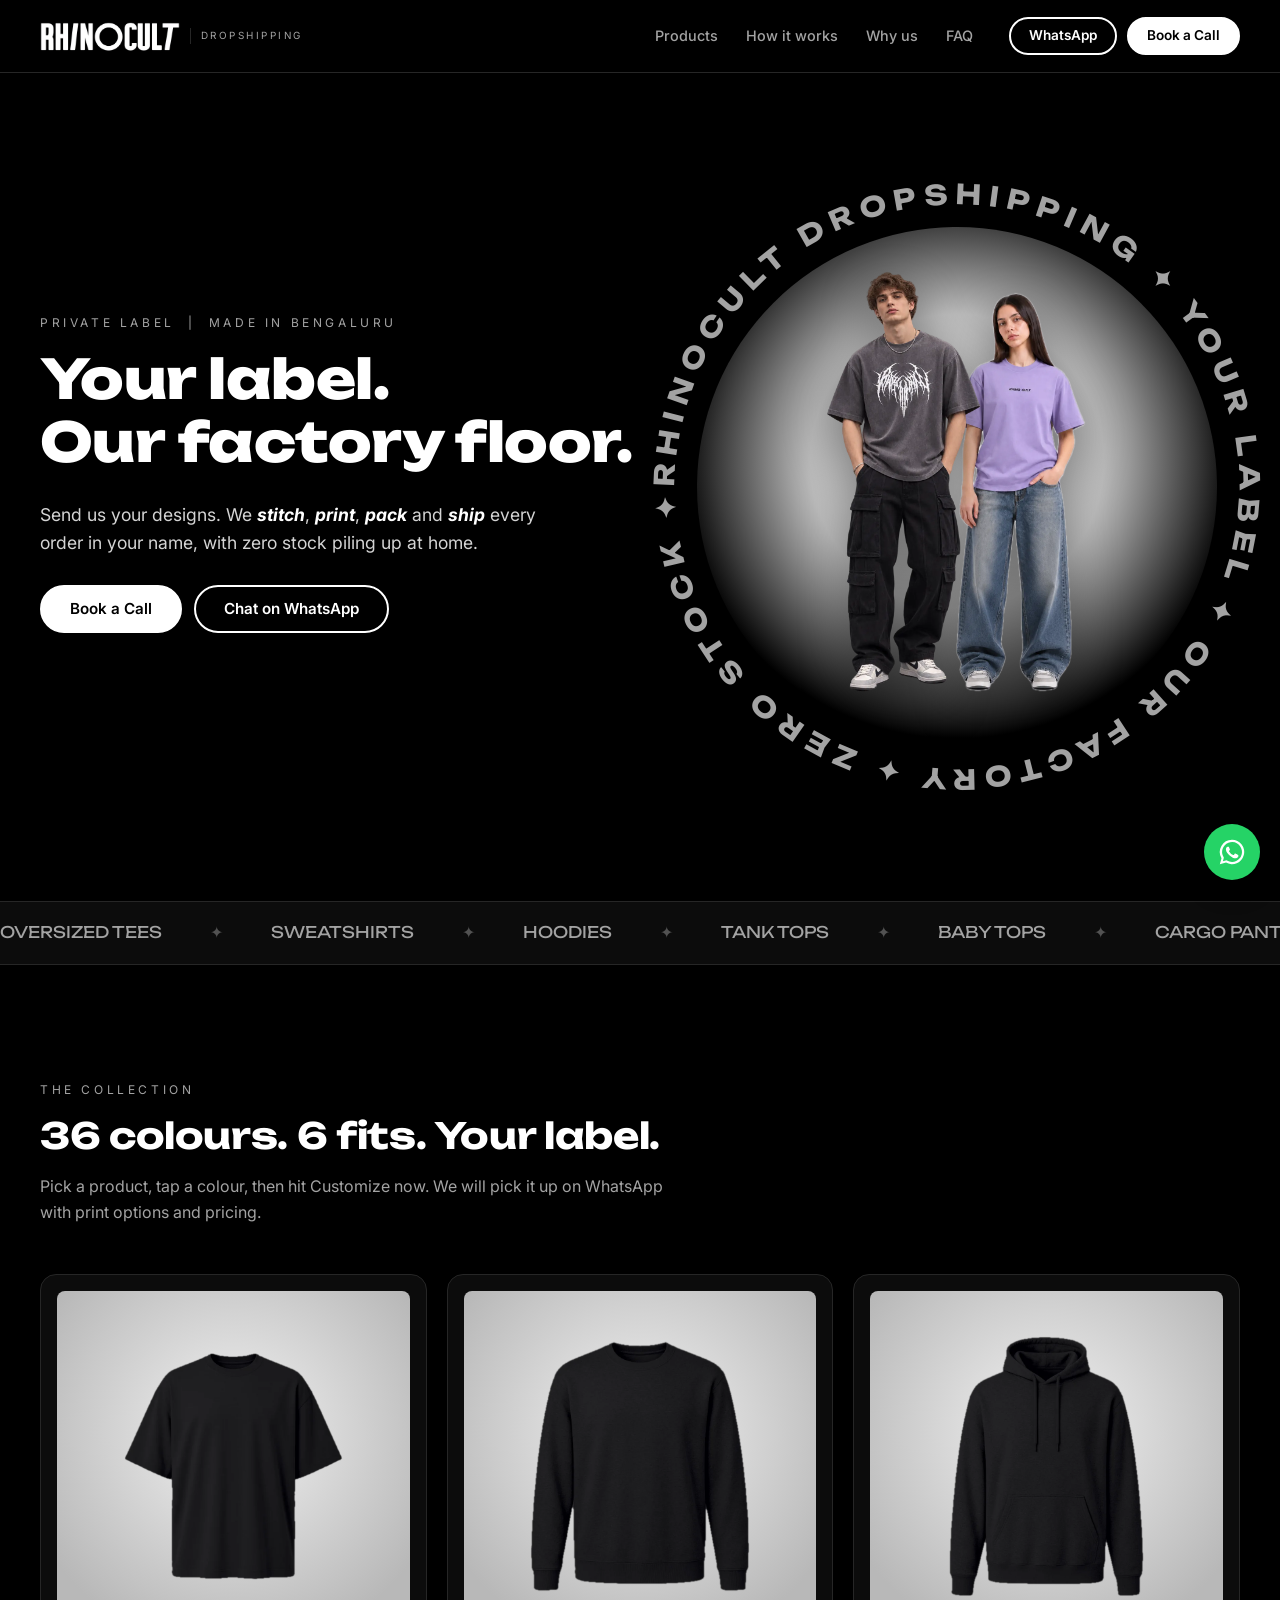
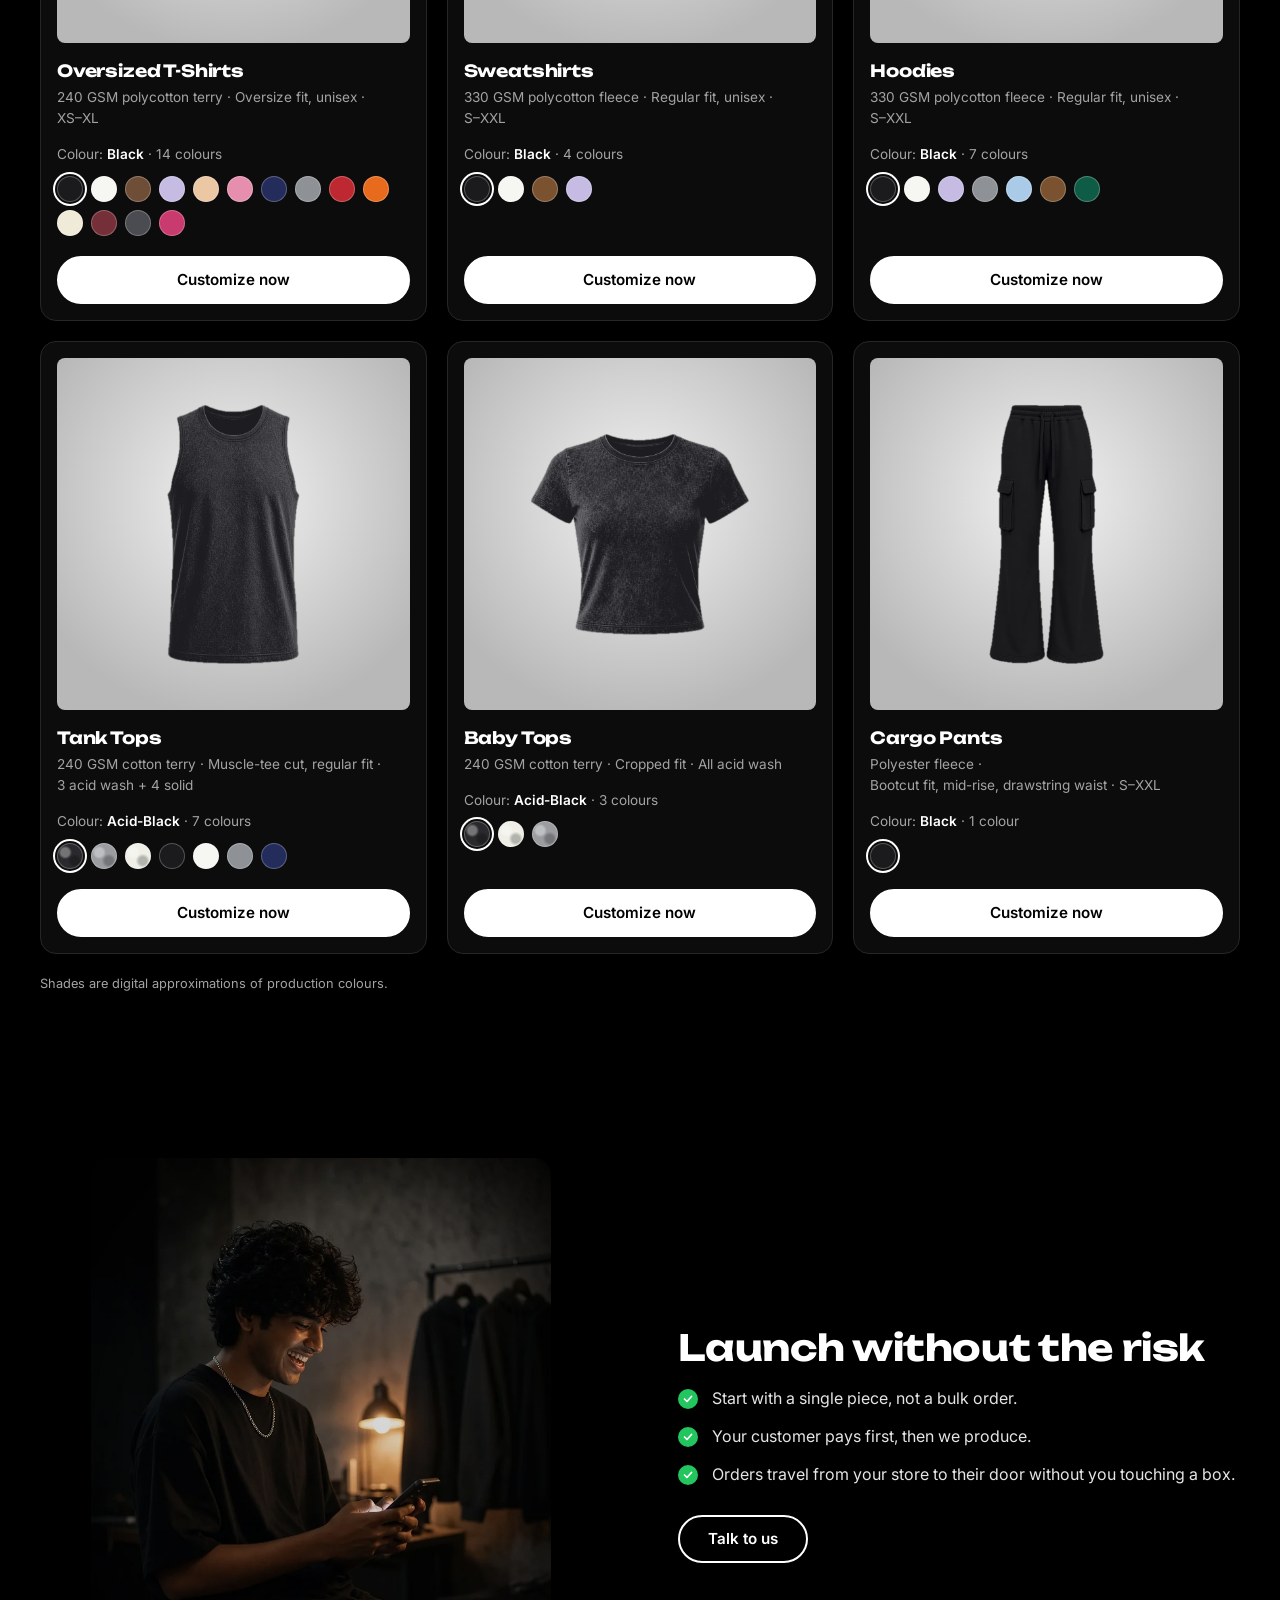
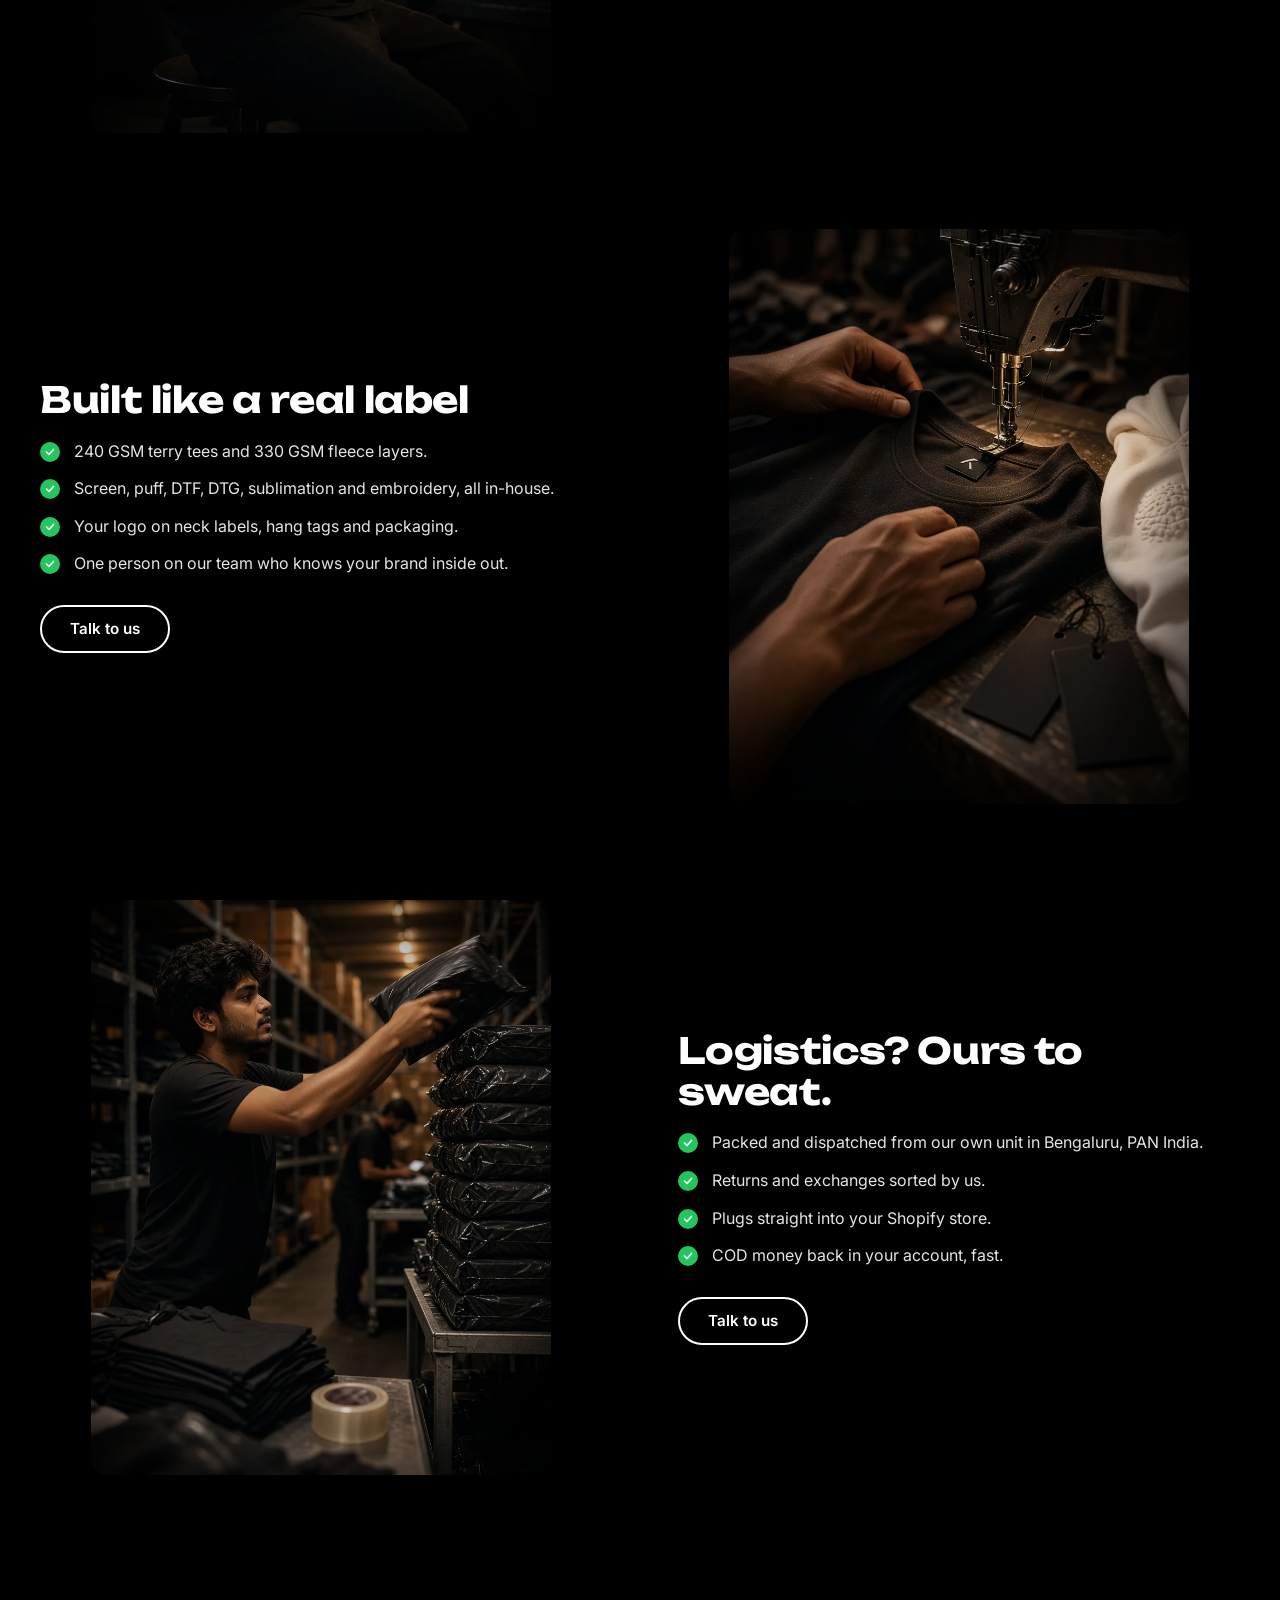
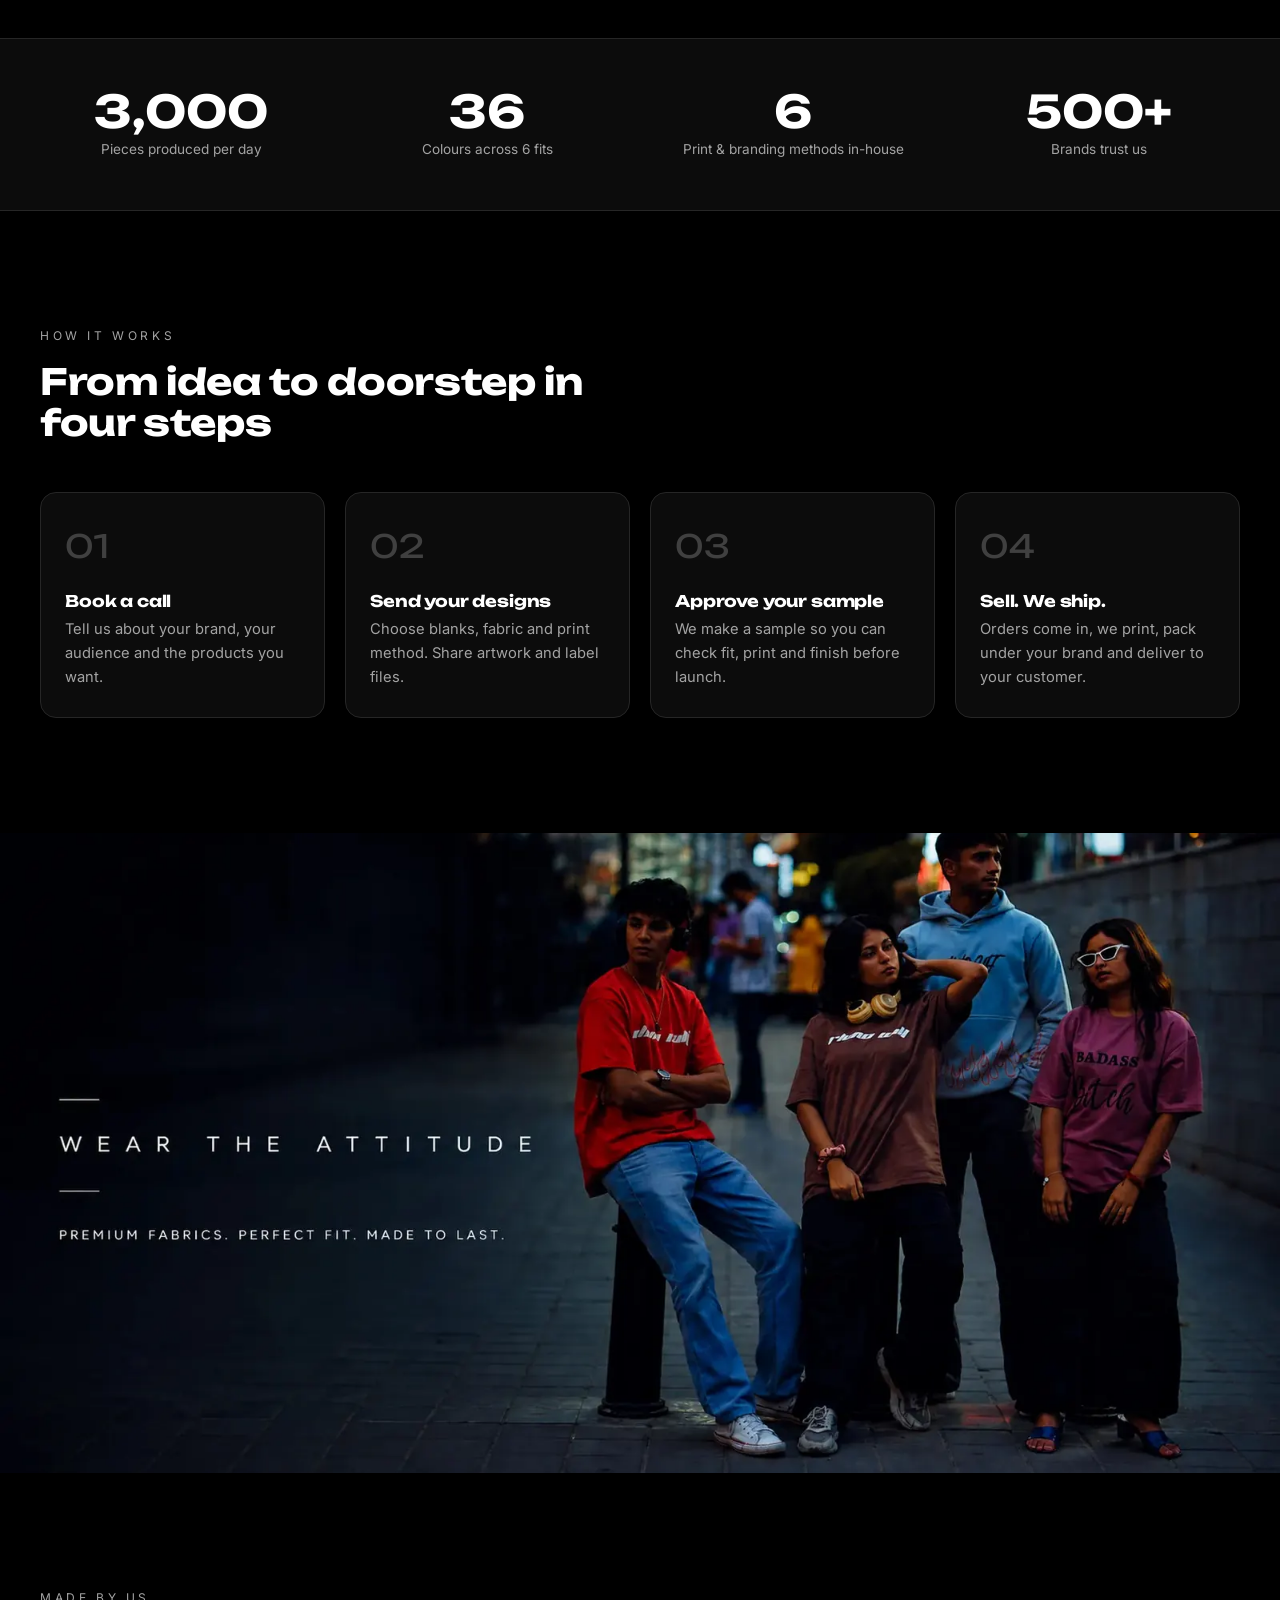
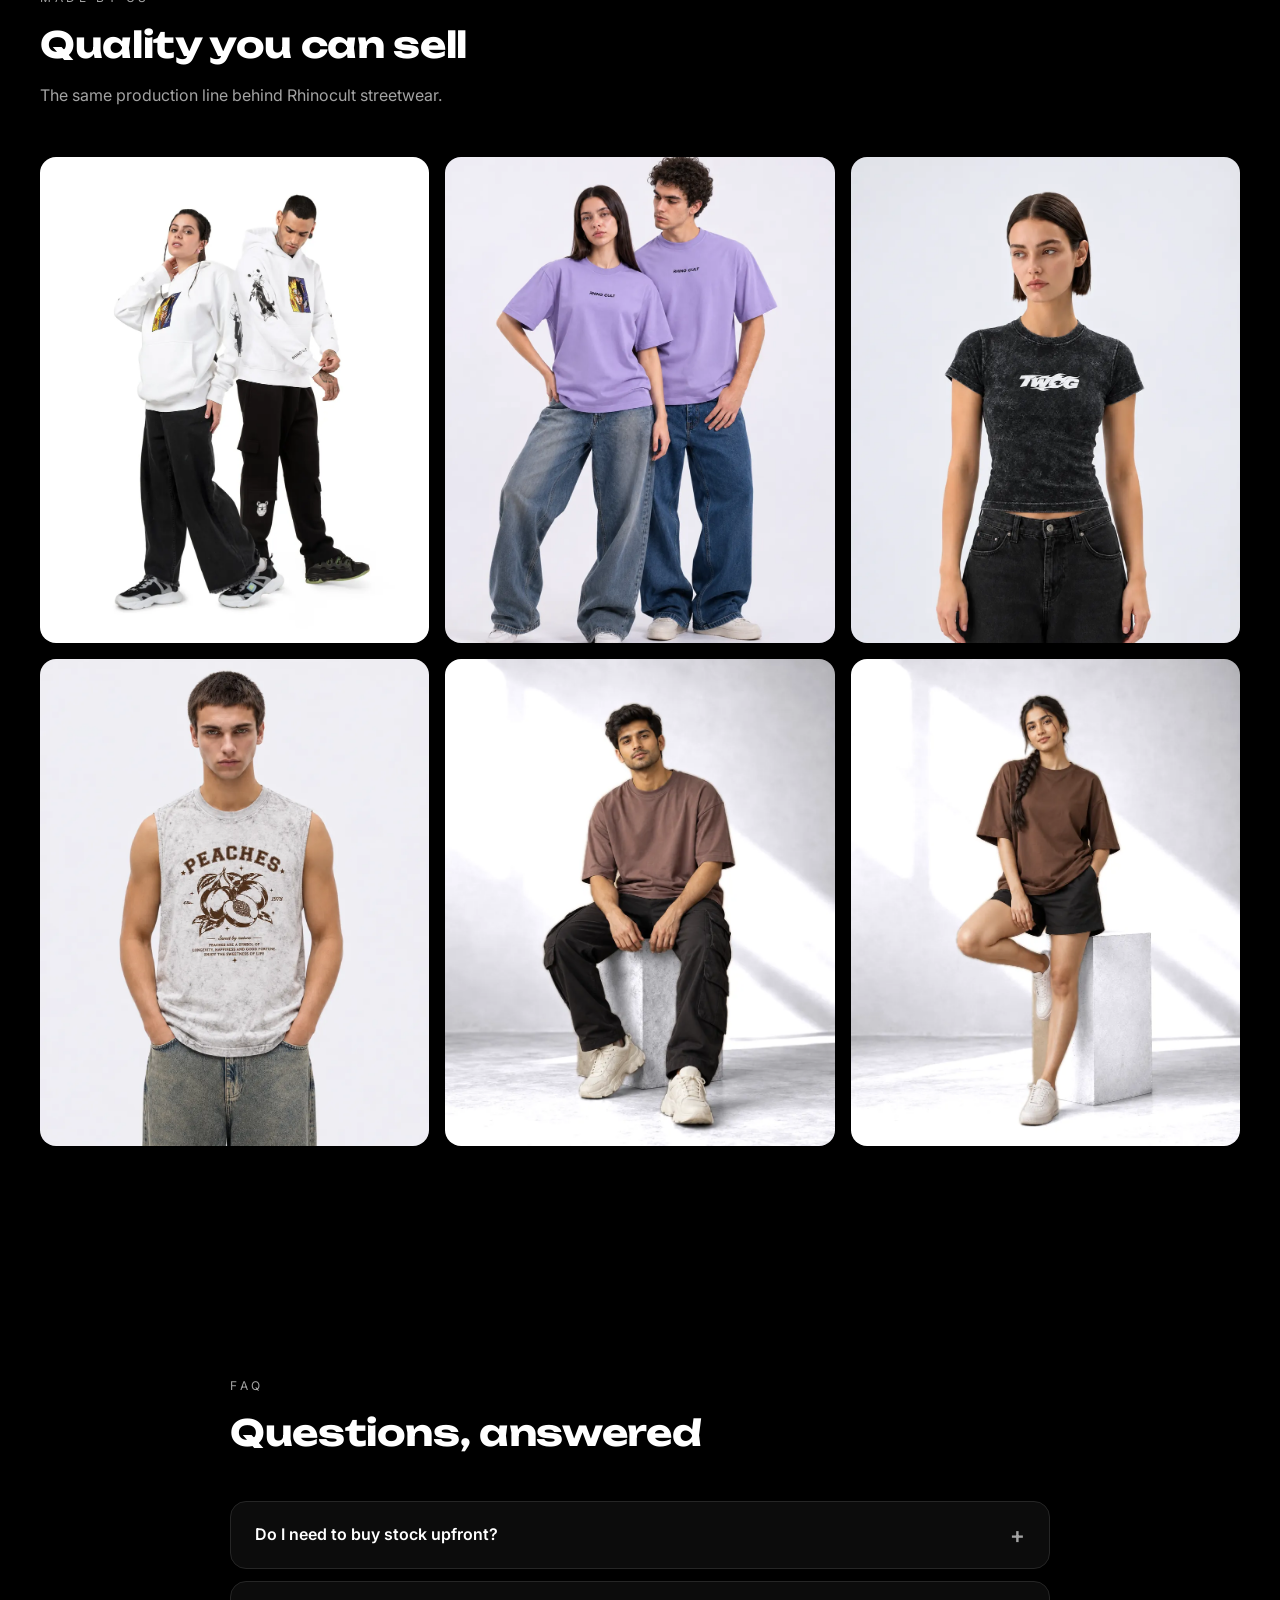
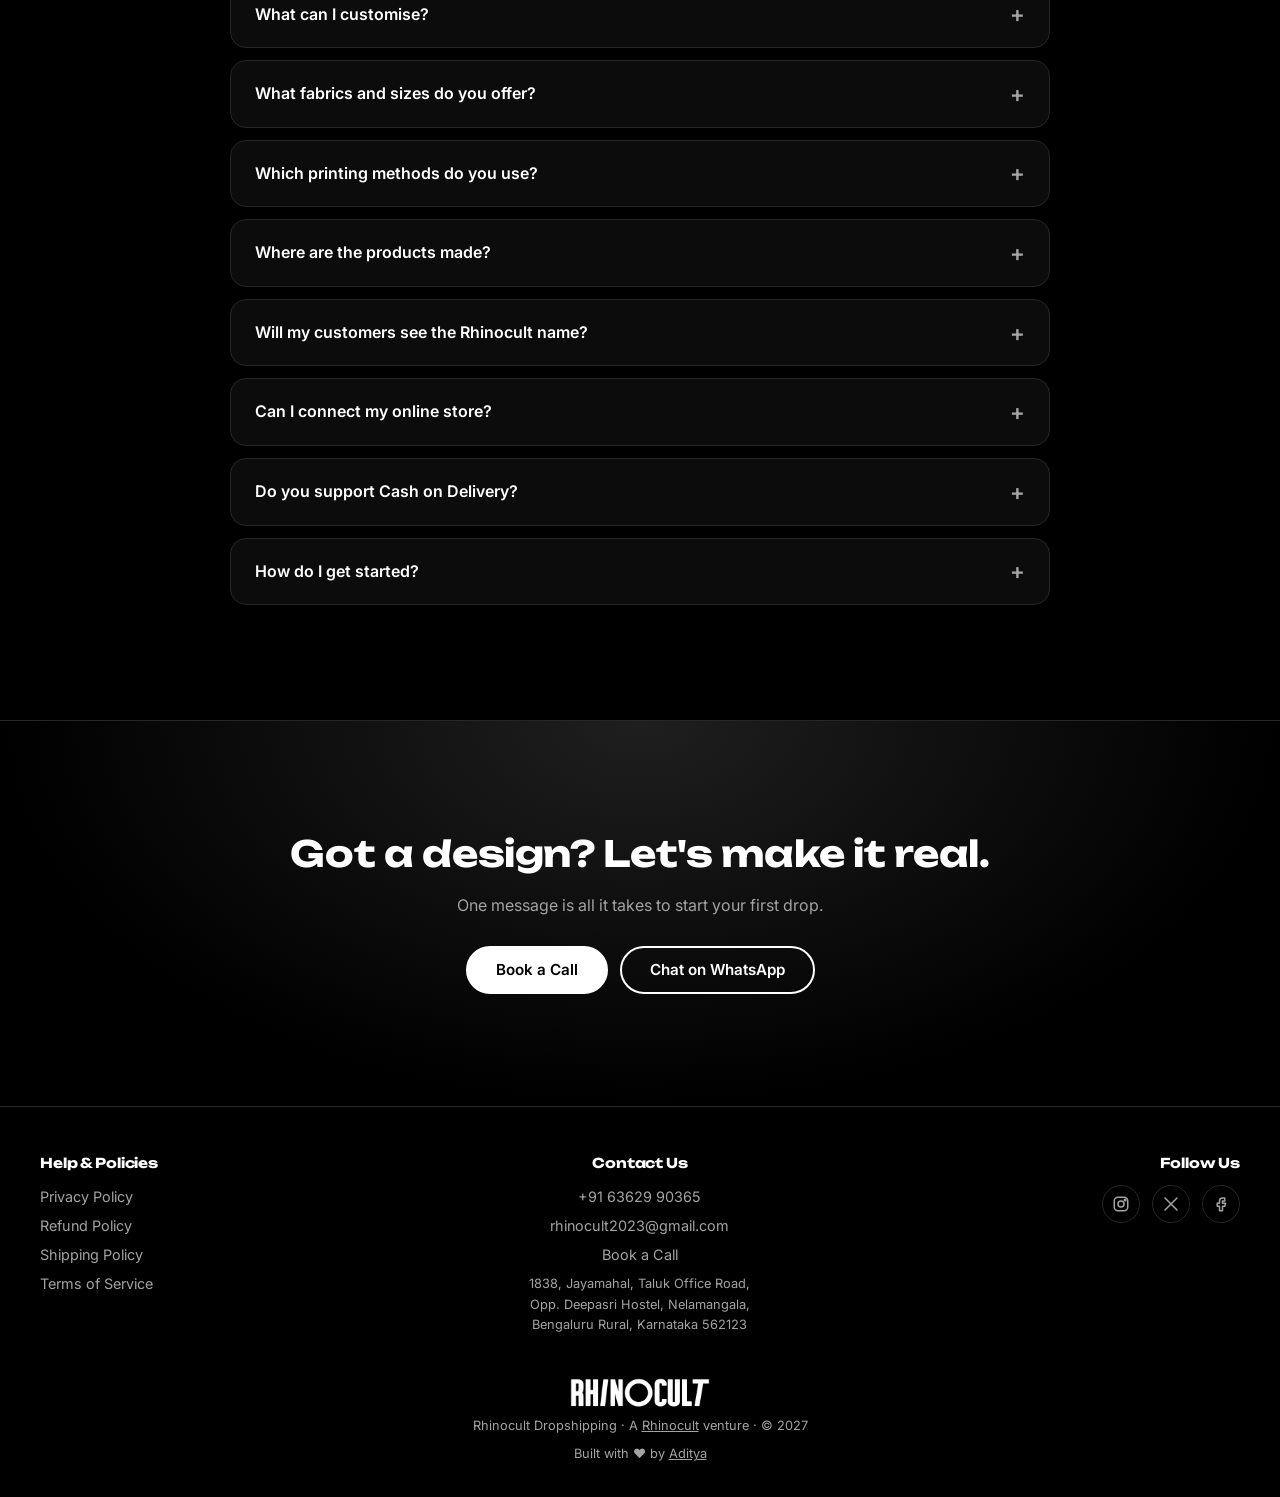
<file: index.html>
<!doctype html>
<html lang="en">
<head>
  <meta charset="utf-8">
  <meta name="viewport" content="width=device-width, initial-scale=1, viewport-fit=cover">
  <title>Rhinocult Dropshipping | Custom T-Shirts, Hoodies &amp; Cut and Sew for Your Brand</title>
  <meta name="description" content="Launch your clothing brand with Rhinocult Dropshipping. Custom t-shirts, hoodies, sweatshirts and cut &amp; sew, printed under your label and shipped to your customers across India. No inventory needed.">
  <meta property="og:title" content="Rhinocult Dropshipping | Your label. Our factory floor.">
  <meta property="og:description" content="Custom t-shirts, hoodies, sweatshirts and cut &amp; sew, made under your label and shipped to your customers.">
  <meta property="og:image" content="assets/img/logo-banner.webp">
  <meta name="theme-color" content="#000000">
  <link rel="icon" href="assets/img/favicon.png">
  <link rel="preconnect" href="https://fonts.googleapis.com">
  <link rel="preconnect" href="https://fonts.gstatic.com" crossorigin>
  <link href="https://fonts.googleapis.com/css2?family=Inter:wght@400;500;600;700&family=Unbounded:wght@500;700;800&display=swap" rel="stylesheet">
  <link rel="stylesheet" href="styles.css">
</head>
<body>
  <header class="site-header">
    <div class="container header-inner">
      <a class="brand" href="index.html" aria-label="Rhinocult Dropshipping home">
        <img src="assets/img/logo-white.webp" alt="Rhinocult" width="160" height="37">
        <span class="brand-tag">Dropshipping</span>
      </a>
      <nav class="nav" id="site-nav" aria-label="Main">
        <a href="#products">Products</a>
        <a href="#how">How it works</a>
        <a href="#why">Why us</a>
        <a href="#faq">FAQ</a>
      </nav>
      <div class="header-actions">
        <a class="btn btn-outline btn-sm" href="https://wa.me/916362990365" data-wa="Hi Rhinocult, I want to start my clothing brand with you." target="_blank" rel="noopener">WhatsApp</a>
        <a class="btn btn-solid btn-sm" href="book-a-call.html">Book a Call</a>
        <button class="nav-toggle" type="button" aria-controls="site-nav" aria-expanded="false" aria-label="Open menu">
          <span></span><span></span>
        </button>
      </div>
    </div>
  </header>

  <main>
    <!-- HERO -->
    <section class="hero">
      <div class="container hero-inner">
        <div class="hero-copy">
          <p class="eyebrow">Private label &nbsp;|&nbsp; Made in Bengaluru</p>
          <h1>Your label.<br>Our factory floor.</h1>
          <p class="lead">Send us your designs. We <strong>stitch</strong>, <strong>print</strong>, <strong>pack</strong> and <strong>ship</strong> every order in your name, with zero stock piling up at home.</p>
          <div class="hero-ctas">
            <a class="btn btn-solid" href="book-a-call.html">Book a Call</a>
            <a class="btn btn-outline" href="https://wa.me/916362990365" data-wa="Hi Rhinocult, I want to know more about custom dropshipping." target="_blank" rel="noopener">Chat on WhatsApp</a>
          </div>
        </div>
        <div class="hero-visual" aria-hidden="true">
          <div class="spotlight">
            <svg class="hero-ring" viewBox="0 0 200 200">
              <defs><path id="ring-path" d="M100,100 m-92,0 a92,92 0 1,1 184,0 a92,92 0 1,1 -184,0"/></defs>
              <text><textPath href="#ring-path" textLength="575">RHINOCULT DROPSHIPPING ✦ YOUR LABEL ✦ OUR FACTORY ✦ ZERO STOCK ✦</textPath></text>
            </svg>
            <div class="hero-models">
              <img class="hero-model hero-model-main" src="assets/img/cat-oversized.webp" alt="" width="700" height="1400">
              <img class="hero-model hero-model-side" src="assets/img/cat-essential.webp" alt="" width="700" height="1400">
            </div>
          </div>
        </div>
      </div>
    </section>

    <div class="marquee" aria-hidden="true">
      <div class="marquee-track">
        <span>Oversized Tees</span><span>Sweatshirts</span><span>Hoodies</span><span>Tank Tops</span><span>Baby Tops</span><span>Cargo Pants</span><span>Screen Print</span><span>Puff Print</span><span>DTF</span><span>DTG</span><span>Sublimation</span><span>Embroidery</span>
        <span>Oversized Tees</span><span>Sweatshirts</span><span>Hoodies</span><span>Tank Tops</span><span>Baby Tops</span><span>Cargo Pants</span><span>Screen Print</span><span>Puff Print</span><span>DTF</span><span>DTG</span><span>Sublimation</span><span>Embroidery</span>
      </div>
    </div>

    <!-- PRODUCTS -->
    <section class="section" id="products">
      <div class="container">
        <div class="section-head">
          <p class="eyebrow">The collection</p>
          <h2>36 colours. 6 fits. Your label.</h2>
          <p class="muted">Pick a product, tap a colour, then hit Customize now. We will pick it up on WhatsApp with print options and pricing.</p>
        </div>
        <div class="product-grid">
          <article class="product-card" data-product="Oversized T-Shirt" data-specs="240 GSM polycotton terry · Oversize fit, unisex · XS–XL">
            <div class="product-media"><img class="product-img" src="assets/img/catalog/oversized-black.webp" alt="Oversized T-Shirt in Black" loading="lazy" width="480" height="570"></div>
            <div class="product-body">
              <h3>Oversized T-Shirts</h3>
              <p class="product-specs"><span>240 GSM polycotton terry</span> · <span>Oversize fit, unisex</span> · <span>XS–XL</span></p>
              <p class="swatch-label">Colour: <strong data-colour-name>Black</strong> <span>· 14 colours</span></p>
              <div class="swatches" role="radiogroup" aria-label="Oversized T-Shirt colour">
                <button class="swatch" type="button" role="radio" aria-checked="true" aria-label="Black" title="Black" style="--swatch: #1B1B1E" data-colour="Black" data-img="assets/img/catalog/oversized-black.webp"></button>
                <button class="swatch" type="button" role="radio" aria-checked="false" aria-label="White" title="White" style="--swatch: #F6F6F2" data-colour="White" data-img="assets/img/catalog/oversized-white.webp"></button>
                <button class="swatch" type="button" role="radio" aria-checked="false" aria-label="Coffee" title="Coffee" style="--swatch: #6F4E37" data-colour="Coffee" data-img="assets/img/catalog/oversized-coffee.webp"></button>
                <button class="swatch" type="button" role="radio" aria-checked="false" aria-label="Lavender" title="Lavender" style="--swatch: #C5BBE3" data-colour="Lavender" data-img="assets/img/catalog/oversized-lavender.webp"></button>
                <button class="swatch" type="button" role="radio" aria-checked="false" aria-label="Light Skin" title="Light Skin" style="--swatch: #EBC7A3" data-colour="Light Skin" data-img="assets/img/catalog/oversized-light-skin.webp"></button>
                <button class="swatch" type="button" role="radio" aria-checked="false" aria-label="Medium Pink" title="Medium Pink" style="--swatch: #E58EAE" data-colour="Medium Pink" data-img="assets/img/catalog/oversized-medium-pink.webp"></button>
                <button class="swatch" type="button" role="radio" aria-checked="false" aria-label="Navy Blue" title="Navy Blue" style="--swatch: #232C5B" data-colour="Navy Blue" data-img="assets/img/catalog/oversized-navy-blue.webp"></button>
                <button class="swatch" type="button" role="radio" aria-checked="false" aria-label="Grey" title="Grey" style="--swatch: #8E9196" data-colour="Grey" data-img="assets/img/catalog/oversized-grey.webp"></button>
                <button class="swatch" type="button" role="radio" aria-checked="false" aria-label="Red" title="Red" style="--swatch: #BE2830" data-colour="Red" data-img="assets/img/catalog/oversized-red.webp"></button>
                <button class="swatch" type="button" role="radio" aria-checked="false" aria-label="Orange" title="Orange" style="--swatch: #E86A1C" data-colour="Orange" data-img="assets/img/catalog/oversized-orange.webp"></button>
                <button class="swatch" type="button" role="radio" aria-checked="false" aria-label="Half White" title="Half White" style="--swatch: #F0EAD9" data-colour="Half White" data-img="assets/img/catalog/oversized-half-white.webp"></button>
                <button class="swatch" type="button" role="radio" aria-checked="false" aria-label="Wine Red" title="Wine Red" style="--swatch: #742F38" data-colour="Wine Red" data-img="assets/img/catalog/oversized-wine-red.webp"></button>
                <button class="swatch" type="button" role="radio" aria-checked="false" aria-label="CGY" title="CGY" style="--swatch: #4B4B52" data-colour="CGY" data-img="assets/img/catalog/oversized-cgy.webp"></button>
                <button class="swatch" type="button" role="radio" aria-checked="false" aria-label="Dark Pink" title="Dark Pink" style="--swatch: #C93A6E" data-colour="Dark Pink" data-img="assets/img/catalog/oversized-dark-pink.webp"></button>
              </div>
              <a class="btn btn-solid btn-block product-cta" href="https://wa.me/916362990365" data-wa="Hi Rhinocult, I want to customise Oversized T-Shirts in Black for my brand." target="_blank" rel="noopener">Customize now</a>
            </div>
          </article>
          <article class="product-card" data-product="Sweatshirt" data-specs="330 GSM polycotton fleece · Regular fit, unisex · S–XXL">
            <div class="product-media"><img class="product-img" src="assets/img/catalog/sweatshirt-black.webp" alt="Sweatshirt in Black" loading="lazy" width="480" height="570"></div>
            <div class="product-body">
              <h3>Sweatshirts</h3>
              <p class="product-specs"><span>330 GSM polycotton fleece</span> · <span>Regular fit, unisex</span> · <span>S–XXL</span></p>
              <p class="swatch-label">Colour: <strong data-colour-name>Black</strong> <span>· 4 colours</span></p>
              <div class="swatches" role="radiogroup" aria-label="Sweatshirt colour">
                <button class="swatch" type="button" role="radio" aria-checked="true" aria-label="Black" title="Black" style="--swatch: #1B1B1E" data-colour="Black" data-img="assets/img/catalog/sweatshirt-black.webp"></button>
                <button class="swatch" type="button" role="radio" aria-checked="false" aria-label="White" title="White" style="--swatch: #F6F6F2" data-colour="White" data-img="assets/img/catalog/sweatshirt-white.webp"></button>
                <button class="swatch" type="button" role="radio" aria-checked="false" aria-label="Brown" title="Brown" style="--swatch: #7A5230" data-colour="Brown" data-img="assets/img/catalog/sweatshirt-brown.webp"></button>
                <button class="swatch" type="button" role="radio" aria-checked="false" aria-label="Lavender" title="Lavender" style="--swatch: #C5BBE3" data-colour="Lavender" data-img="assets/img/catalog/sweatshirt-lavender.webp"></button>
              </div>
              <a class="btn btn-solid btn-block product-cta" href="https://wa.me/916362990365" data-wa="Hi Rhinocult, I want to customise Sweatshirts in Black for my brand." target="_blank" rel="noopener">Customize now</a>
            </div>
          </article>
          <article class="product-card" data-product="Hoodie" data-specs="330 GSM polycotton fleece · Regular fit, unisex · S–XXL">
            <div class="product-media"><img class="product-img" src="assets/img/catalog/hoodie-black.webp" alt="Hoodie in Black" loading="lazy" width="480" height="570"></div>
            <div class="product-body">
              <h3>Hoodies</h3>
              <p class="product-specs"><span>330 GSM polycotton fleece</span> · <span>Regular fit, unisex</span> · <span>S–XXL</span></p>
              <p class="swatch-label">Colour: <strong data-colour-name>Black</strong> <span>· 7 colours</span></p>
              <div class="swatches" role="radiogroup" aria-label="Hoodie colour">
                <button class="swatch" type="button" role="radio" aria-checked="true" aria-label="Black" title="Black" style="--swatch: #1B1B1E" data-colour="Black" data-img="assets/img/catalog/hoodie-black.webp"></button>
                <button class="swatch" type="button" role="radio" aria-checked="false" aria-label="White" title="White" style="--swatch: #F6F6F2" data-colour="White" data-img="assets/img/catalog/hoodie-white.webp"></button>
                <button class="swatch" type="button" role="radio" aria-checked="false" aria-label="Lavender" title="Lavender" style="--swatch: #C5BBE3" data-colour="Lavender" data-img="assets/img/catalog/hoodie-lavender.webp"></button>
                <button class="swatch" type="button" role="radio" aria-checked="false" aria-label="Grey" title="Grey" style="--swatch: #8E9196" data-colour="Grey" data-img="assets/img/catalog/hoodie-grey.webp"></button>
                <button class="swatch" type="button" role="radio" aria-checked="false" aria-label="Light Blue" title="Light Blue" style="--swatch: #AACBE8" data-colour="Light Blue" data-img="assets/img/catalog/hoodie-light-blue.webp"></button>
                <button class="swatch" type="button" role="radio" aria-checked="false" aria-label="Brown" title="Brown" style="--swatch: #7A5230" data-colour="Brown" data-img="assets/img/catalog/hoodie-brown.webp"></button>
                <button class="swatch" type="button" role="radio" aria-checked="false" aria-label="Bottle Green" title="Bottle Green" style="--swatch: #0F5C46" data-colour="Bottle Green" data-img="assets/img/catalog/hoodie-bottle-green.webp"></button>
              </div>
              <a class="btn btn-solid btn-block product-cta" href="https://wa.me/916362990365" data-wa="Hi Rhinocult, I want to customise Hoodies in Black for my brand." target="_blank" rel="noopener">Customize now</a>
            </div>
          </article>
          <article class="product-card" data-product="Tank Top" data-specs="240 GSM cotton terry · Muscle-tee cut, regular fit · 3 acid wash + 4 solid">
            <div class="product-media"><img class="product-img" src="assets/img/catalog/tank-acid-black.webp" alt="Tank Top in Acid-Black" loading="lazy" width="480" height="570"></div>
            <div class="product-body">
              <h3>Tank Tops</h3>
              <p class="product-specs"><span>240 GSM cotton terry</span> · <span>Muscle-tee cut, regular fit</span> · <span>3 acid wash + 4 solid</span></p>
              <p class="swatch-label">Colour: <strong data-colour-name>Acid-Black</strong> <span>· 7 colours</span></p>
              <div class="swatches" role="radiogroup" aria-label="Tank Top colour">
                <button class="swatch swatch-acid" type="button" role="radio" aria-checked="true" aria-label="Acid-Black" title="Acid-Black" style="--swatch: #2A2A2E" data-colour="Acid-Black" data-img="assets/img/catalog/tank-acid-black.webp"></button>
                <button class="swatch swatch-acid" type="button" role="radio" aria-checked="false" aria-label="Acid-Grey" title="Acid-Grey" style="--swatch: #9A9CA0" data-colour="Acid-Grey" data-img="assets/img/catalog/tank-acid-grey.webp"></button>
                <button class="swatch swatch-acid" type="button" role="radio" aria-checked="false" aria-label="Acid-White" title="Acid-White" style="--swatch: #EFEFE8" data-colour="Acid-White" data-img="assets/img/catalog/tank-acid-white.webp"></button>
                <button class="swatch" type="button" role="radio" aria-checked="false" aria-label="Black" title="Black" style="--swatch: #1B1B1E" data-colour="Black" data-img="assets/img/catalog/tank-black.webp"></button>
                <button class="swatch" type="button" role="radio" aria-checked="false" aria-label="White" title="White" style="--swatch: #F6F6F2" data-colour="White" data-img="assets/img/catalog/tank-white.webp"></button>
                <button class="swatch" type="button" role="radio" aria-checked="false" aria-label="Grey" title="Grey" style="--swatch: #8E9196" data-colour="Grey" data-img="assets/img/catalog/tank-grey.webp"></button>
                <button class="swatch" type="button" role="radio" aria-checked="false" aria-label="Navy Blue" title="Navy Blue" style="--swatch: #232C5B" data-colour="Navy Blue" data-img="assets/img/catalog/tank-navy-blue.webp"></button>
              </div>
              <a class="btn btn-solid btn-block product-cta" href="https://wa.me/916362990365" data-wa="Hi Rhinocult, I want to customise Tank Tops in Acid-Black for my brand." target="_blank" rel="noopener">Customize now</a>
            </div>
          </article>
          <article class="product-card" data-product="Baby Top" data-specs="240 GSM cotton terry · Cropped fit · All acid wash">
            <div class="product-media"><img class="product-img" src="assets/img/catalog/babytop-acid-black.webp" alt="Baby Top in Acid-Black" loading="lazy" width="480" height="570"></div>
            <div class="product-body">
              <h3>Baby Tops</h3>
              <p class="product-specs"><span>240 GSM cotton terry</span> · <span>Cropped fit</span> · <span>All acid wash</span></p>
              <p class="swatch-label">Colour: <strong data-colour-name>Acid-Black</strong> <span>· 3 colours</span></p>
              <div class="swatches" role="radiogroup" aria-label="Baby Top colour">
                <button class="swatch swatch-acid" type="button" role="radio" aria-checked="true" aria-label="Acid-Black" title="Acid-Black" style="--swatch: #2A2A2E" data-colour="Acid-Black" data-img="assets/img/catalog/babytop-acid-black.webp"></button>
                <button class="swatch swatch-acid" type="button" role="radio" aria-checked="false" aria-label="Acid-White" title="Acid-White" style="--swatch: #EFEFE8" data-colour="Acid-White" data-img="assets/img/catalog/babytop-acid-white.webp"></button>
                <button class="swatch swatch-acid" type="button" role="radio" aria-checked="false" aria-label="Acid-Grey" title="Acid-Grey" style="--swatch: #9A9CA0" data-colour="Acid-Grey" data-img="assets/img/catalog/babytop-acid-grey.webp"></button>
              </div>
              <a class="btn btn-solid btn-block product-cta" href="https://wa.me/916362990365" data-wa="Hi Rhinocult, I want to customise Baby Tops in Acid-Black for my brand." target="_blank" rel="noopener">Customize now</a>
            </div>
          </article>
          <article class="product-card" data-product="Cargo Pant" data-specs="Polyester fleece · Bootcut fit, mid-rise, drawstring waist · S–XXL">
            <div class="product-media"><img class="product-img" src="assets/img/catalog/cargo-black.webp" alt="Cargo Pant in Black" loading="lazy" width="480" height="570"></div>
            <div class="product-body">
              <h3>Cargo Pants</h3>
              <p class="product-specs"><span>Polyester fleece</span> · <span>Bootcut fit, mid-rise, drawstring waist</span> · <span>S–XXL</span></p>
              <p class="swatch-label">Colour: <strong data-colour-name>Black</strong> <span>· 1 colour</span></p>
              <div class="swatches" role="radiogroup" aria-label="Cargo Pant colour">
                <button class="swatch" type="button" role="radio" aria-checked="true" aria-label="Black" title="Black" style="--swatch: #1B1B1E" data-colour="Black" data-img="assets/img/catalog/cargo-black.webp"></button>
              </div>
              <a class="btn btn-solid btn-block product-cta" href="https://wa.me/916362990365" data-wa="Hi Rhinocult, I want to customise Cargo Pants in Black for my brand." target="_blank" rel="noopener">Customize now</a>
            </div>
          </article>
        </div>
        <p class="product-note">Shades are digital approximations of production colours.</p>
      </div>
    </section>

    <!-- FEATURES (Unitee-style alternating rows) -->
    <section class="section features" id="why">
      <div class="container">
        <article class="feature">
          <div class="feature-media"><img src="assets/img/feature-launch.webp" alt="Young brand founder in his studio smiling at a new order on his phone" loading="lazy" width="768" height="1024"></div>
          <div class="feature-copy">
            <h2>Launch without the risk</h2>
            <ul class="checks">
              <li>Start with a single piece, not a bulk order.</li>
              <li>Your customer pays first, then we produce.</li>
              <li>Orders travel from your store to their door without you touching a box.</li>
            </ul>
            <a class="btn btn-outline" href="book-a-call.html">Talk to us</a>
          </div>
        </article>
        <article class="feature feature-reverse">
          <div class="feature-media"><img src="assets/img/feature-label.webp" alt="Tailor stitching a custom woven neck label onto a black tee, with hang tags and a puff-printed hoodie beside the machine" loading="lazy" width="768" height="1024"></div>
          <div class="feature-copy">
            <h2>Built like a real label</h2>
            <ul class="checks">
              <li>240 GSM terry tees and 330 GSM fleece layers.</li>
              <li>Screen, puff, DTF, DTG, sublimation and embroidery, all in-house.</li>
              <li>Your logo on neck labels, hang tags and packaging.</li>
              <li>One person on our team who knows your brand inside out.</li>
            </ul>
            <a class="btn btn-outline" href="book-a-call.html">Talk to us</a>
          </div>
        </article>
        <article class="feature">
          <div class="feature-media"><img src="assets/img/feature-logistics.webp" alt="Worker stacking packed courier parcels in a garment dispatch unit" loading="lazy" width="768" height="1024"></div>
          <div class="feature-copy">
            <h2>Logistics? Ours to sweat.</h2>
            <ul class="checks">
              <li>Packed and dispatched from our own unit in Bengaluru, PAN India.</li>
              <li>Returns and exchanges sorted by us.</li>
              <li>Plugs straight into your Shopify store.</li>
              <li>COD money back in your account, fast.</li>
            </ul>
            <a class="btn btn-outline" href="book-a-call.html">Talk to us</a>
          </div>
        </article>
      </div>
    </section>

    <!-- STATS -->
    <section class="stats" aria-label="Rhinocult in numbers">
      <div class="container stats-grid">
        <div><strong>3,000</strong><span>Pieces produced per day</span></div>
        <div><strong>36</strong><span>Colours across 6 fits</span></div>
        <div><strong>6</strong><span>Print &amp; branding methods in-house</span></div>
        <div><strong>500+</strong><span>Brands trust us</span></div>
      </div>
    </section>

    <!-- HOW IT WORKS -->
    <section class="section" id="how">
      <div class="container">
        <div class="section-head">
          <p class="eyebrow">How it works</p>
          <h2>From idea to doorstep in four steps</h2>
        </div>
        <ol class="steps">
          <li><span class="step-num">01</span><h3>Book a call</h3><p>Tell us about your brand, your audience and the products you want.</p></li>
          <li><span class="step-num">02</span><h3>Send your designs</h3><p>Choose blanks, fabric and print method. Share artwork and label files.</p></li>
          <li><span class="step-num">03</span><h3>Approve your sample</h3><p>We make a sample so you can check fit, print and finish before launch.</p></li>
          <li><span class="step-num">04</span><h3>Sell. We ship.</h3><p>Orders come in, we print, pack under your brand and deliver to your customer.</p></li>
        </ol>
      </div>
    </section>

    <!-- STREET BANNER -->
    <section class="street" aria-label="Wear the attitude">
      <img src="assets/img/street-group.webp" alt="Group wearing Rhinocult streetwear at night" loading="lazy" width="1600" height="900">
    </section>

    <!-- LOOKBOOK -->
    <section class="section" id="lookbook">
      <div class="container">
        <div class="section-head">
          <p class="eyebrow">Made by us</p>
          <h2>Quality you can sell</h2>
          <p class="muted">The same production line behind Rhinocult streetwear.</p>
        </div>
        <div class="lookbook">
          <img src="assets/img/hoodie-embroidered.webp" alt="Embroidered anime hoodies" loading="lazy" width="1000" height="1333">
          <img src="assets/img/tee-essential.webp" alt="Lavender essential t-shirts" loading="lazy" width="1000" height="1333">
          <img src="assets/img/babytee.webp" alt="Acid wash baby top" loading="lazy" width="1000" height="1333">
          <img src="assets/img/tank.webp" alt="Graphic tank top" loading="lazy" width="1000" height="1333">
          <img src="assets/img/portrait-men.webp" alt="Men's oversized tee" loading="lazy" width="900" height="1125">
          <img src="assets/img/portrait-women.webp" alt="Women's oversized tee" loading="lazy" width="900" height="1125">
        </div>
      </div>
    </section>

    <!-- FAQ -->
    <section class="section" id="faq">
      <div class="container container-narrow">
        <div class="section-head">
          <p class="eyebrow">FAQ</p>
          <h2>Questions, answered</h2>
        </div>
        <div class="faq">
          <details>
            <summary>Do I need to buy stock upfront?</summary>
            <p>No. There is no minimum order quantity. Products are made when your customer orders, so you pay only when you sell.</p>
          </details>
          <details>
            <summary>What can I customise?</summary>
            <p>Oversized t-shirts (14 colours), sweatshirts (4), hoodies (7), tank tops (7) and acid-wash baby tops (3), plus full cut &amp; sew. You choose the colour, print or embroidery, neck labels, tags and packaging.</p>
          </details>
          <details>
            <summary>What fabrics and sizes do you offer?</summary>
            <p>Oversized tees are 240 GSM polycotton terry in XS–XL. Sweatshirts and hoodies are 330 GSM polycotton fleece in S–XXL. Tank tops and baby tops are 240 GSM cotton terry. All fits are unisex.</p>
          </details>
          <details>
            <summary>Which printing methods do you use?</summary>
            <p>Screen printing, puff printing, DTF, DTG, sublimation and embroidery, all done in-house so quality stays consistent.</p>
          </details>
          <details>
            <summary>Where are the products made?</summary>
            <p>Fabric, cutting, stitching, printing, embroidery and packing all happen under one roof at our unit in Nelamangala, Bengaluru. We produce up to 3,000 pieces a day and ship PAN India.</p>
          </details>
          <details>
            <summary>Will my customers see the Rhinocult name?</summary>
            <p>No. Orders ship under your brand with your labels and packaging.</p>
          </details>
          <details>
            <summary>Can I connect my online store?</summary>
            <p>Yes. We work with Shopify stores. Book a call and we will walk you through the setup.</p>
          </details>
          <details>
            <summary>Do you support Cash on Delivery?</summary>
            <p>Yes. We support COD orders and settle payouts quickly.</p>
          </details>
          <details>
            <summary>How do I get started?</summary>
            <p>Book a call or message us on WhatsApp. We will understand your brand and send you a sample plan.</p>
          </details>
        </div>
      </div>
    </section>

    <!-- CTA -->
    <section class="cta">
      <div class="container cta-inner">
        <h2>Got a design? Let's make it real.</h2>
        <p class="muted">One message is all it takes to start your first drop.</p>
        <div class="hero-ctas">
          <a class="btn btn-solid" href="book-a-call.html">Book a Call</a>
          <a class="btn btn-outline" href="https://wa.me/916362990365" data-wa="Hi Rhinocult, I am ready to launch my brand." target="_blank" rel="noopener">Chat on WhatsApp</a>
        </div>
      </div>
    </section>
  </main>

  <footer class="site-footer">
    <div class="container footer-grid">
      <div>
        <h4>Help &amp; Policies</h4>
        <a href="https://rhinocult.com/policies/privacy-policy" target="_blank" rel="noopener">Privacy Policy</a>
        <a href="https://rhinocult.com/policies/refund-policy" target="_blank" rel="noopener">Refund Policy</a>
        <a href="https://rhinocult.com/policies/shipping-policy" target="_blank" rel="noopener">Shipping Policy</a>
        <a href="https://rhinocult.com/policies/terms-of-service" target="_blank" rel="noopener">Terms of Service</a>
      </div>
      <div class="footer-center">
        <h4>Contact Us</h4>
        <a href="https://wa.me/916362990365" data-wa="Hi Rhinocult, I have a question." target="_blank" rel="noopener">+91 63629 90365</a>
        <a href="mailto:rhinocult2023@gmail.com">rhinocult2023@gmail.com</a>
        <a href="book-a-call.html">Book a Call</a>
        <address>1838, Jayamahal, Taluk Office Road,<br>Opp. Deepasri Hostel, Nelamangala,<br>Bengaluru Rural, Karnataka 562123</address>
      </div>
      <div class="footer-right">
        <h4>Follow Us</h4>
        <div class="socials">
          <a href="https://www.instagram.com/rhinocultindia/" target="_blank" rel="noopener" aria-label="Instagram">
            <svg viewBox="0 0 24 24" aria-hidden="true"><rect x="3" y="3" width="18" height="18" rx="5"/><circle cx="12" cy="12" r="4"/><circle cx="17.5" cy="6.5" r="1"/></svg>
          </a>
          <a href="https://x.com/Rhinocultindia" target="_blank" rel="noopener" aria-label="X">
            <svg viewBox="0 0 24 24" aria-hidden="true"><path d="M4 4l16 16M20 4L4 20"/></svg>
          </a>
          <a href="https://m.facebook.com/61553896797858/" target="_blank" rel="noopener" aria-label="Facebook">
            <svg viewBox="0 0 24 24" aria-hidden="true"><path d="M14 8h3V4h-3a4 4 0 0 0-4 4v3H7v4h3v6h4v-6h3l1-4h-4V8z"/></svg>
          </a>
        </div>
      </div>
    </div>
    <div class="container footer-bottom">
      <img src="assets/img/logo-white.webp" alt="Rhinocult" width="140" height="32">
      <p>Rhinocult Dropshipping &middot; A <a href="https://rhinocult.com" target="_blank" rel="noopener">Rhinocult</a> venture &middot; &copy; 2027</p>
      <p>Built with <span aria-label="love">❤️</span> by <a href="https://in.linkedin.com/in/aditya-n-02a0a8192" target="_blank" rel="noopener">Aditya</a></p>
    </div>
  </footer>

  <a class="wa-float" href="https://wa.me/916362990365" data-wa="Hi Rhinocult, I want to start my clothing brand with you." target="_blank" rel="noopener" aria-label="Chat on WhatsApp">
    <svg viewBox="0 0 32 32" aria-hidden="true"><path d="M16 3a13 13 0 0 0-11.2 19.6L3 29l6.6-1.7A13 13 0 1 0 16 3zm0 23.6a10.6 10.6 0 0 1-5.4-1.5l-.4-.2-3.9 1 1-3.8-.2-.4A10.6 10.6 0 1 1 16 26.6zm5.8-7.9c-.3-.2-1.9-.9-2.2-1s-.5-.2-.7.2-.8 1-1 1.2-.4.2-.7.1a8.7 8.7 0 0 1-4.3-3.8c-.3-.6.3-.5.9-1.7.1-.2 0-.4 0-.5l-1-2.4c-.3-.6-.5-.5-.7-.5h-.6a1.2 1.2 0 0 0-.9.4 3.7 3.7 0 0 0-1.1 2.7 6.4 6.4 0 0 0 1.3 3.4 14.6 14.6 0 0 0 5.6 5c2.1.9 2.9 1 4 .8a3.4 3.4 0 0 0 2.2-1.6 2.8 2.8 0 0 0 .2-1.6c-.1-.1-.3-.2-.6-.3z"/></svg>
  </a>

  <script src="script.js"></script>
</body>
</html>
</file>
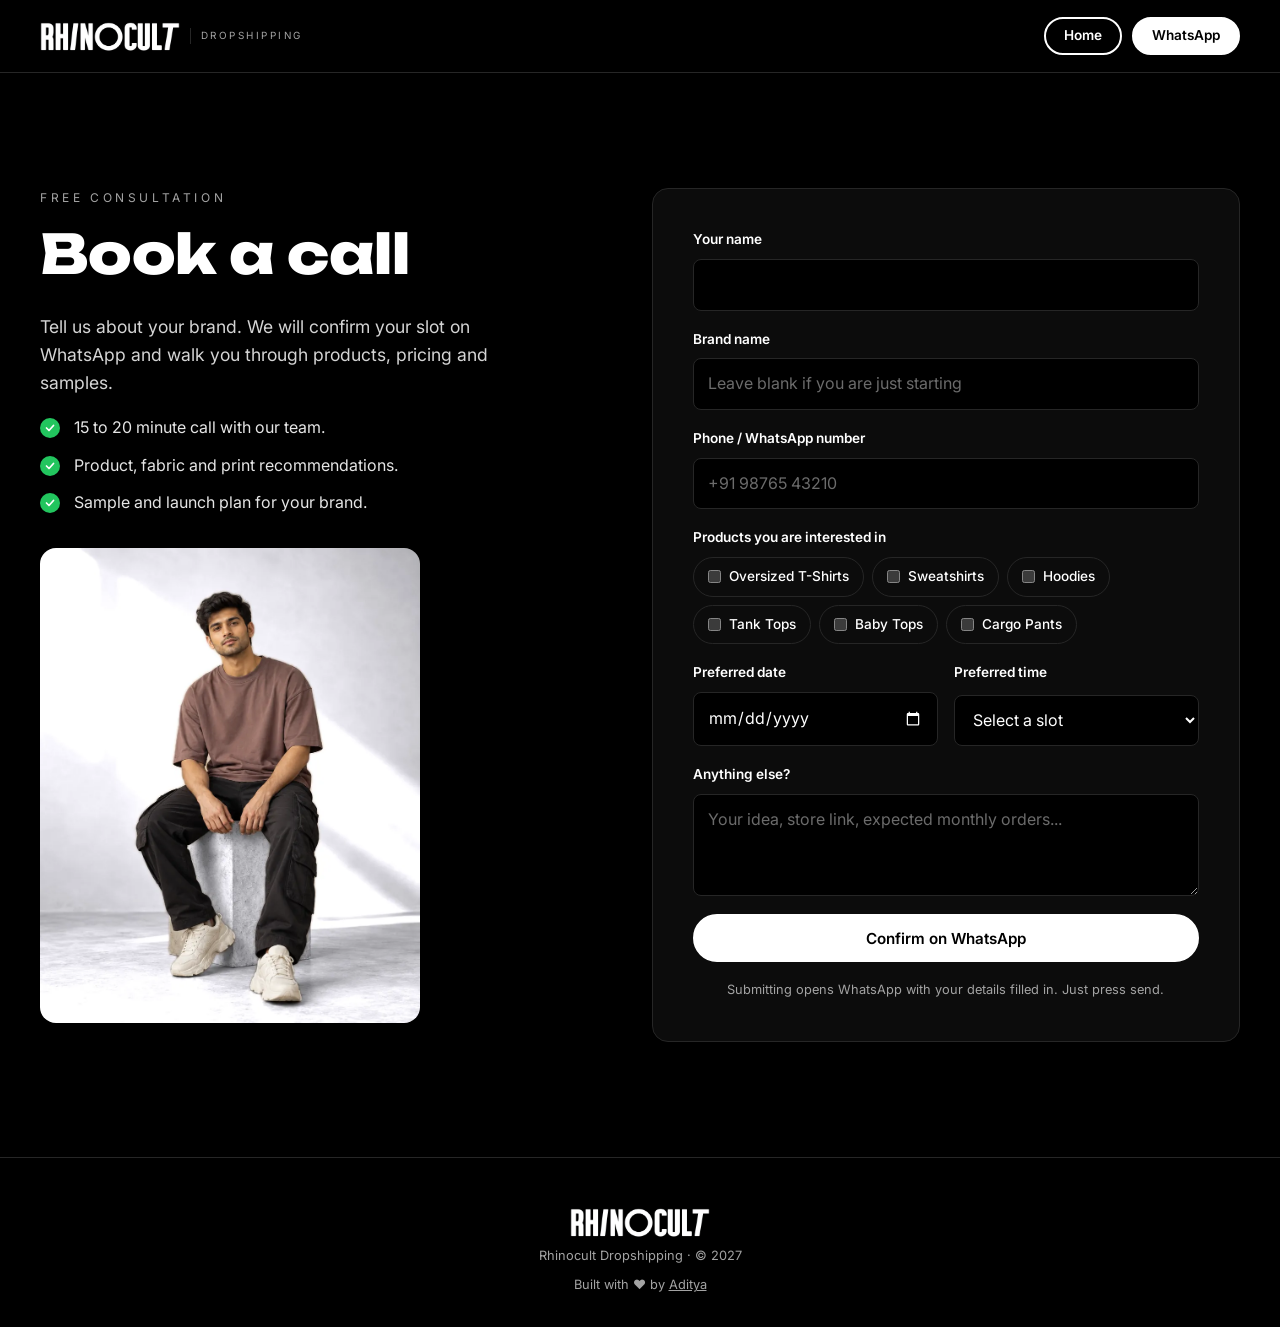
<file: book-a-call.html>
<!doctype html>
<html lang="en">
<head>
  <meta charset="utf-8">
  <meta name="viewport" content="width=device-width, initial-scale=1, viewport-fit=cover">
  <title>Book a Call | Rhinocult Dropshipping</title>
  <meta name="description" content="Book a free call with Rhinocult Dropshipping to start your custom clothing brand.">
  <meta name="theme-color" content="#000000">
  <link rel="icon" href="assets/img/favicon.png">
  <link rel="preconnect" href="https://fonts.googleapis.com">
  <link rel="preconnect" href="https://fonts.gstatic.com" crossorigin>
  <link href="https://fonts.googleapis.com/css2?family=Inter:wght@400;500;600;700&family=Unbounded:wght@500;700;800&display=swap" rel="stylesheet">
  <link rel="stylesheet" href="styles.css">
</head>
<body>
  <header class="site-header">
    <div class="container header-inner">
      <a class="brand" href="index.html" aria-label="Rhinocult Dropshipping home">
        <img src="assets/img/logo-white.webp" alt="Rhinocult" width="160" height="37">
        <span class="brand-tag">Dropshipping</span>
      </a>
      <div class="header-actions">
        <a class="btn btn-outline btn-sm" href="index.html">Home</a>
        <a class="btn btn-solid btn-sm" href="https://wa.me/916362990365" data-wa="Hi Rhinocult, I want to book a call." target="_blank" rel="noopener">WhatsApp</a>
      </div>
    </div>
  </header>

  <main class="section booking">
    <div class="container booking-grid">
      <div class="booking-intro">
        <p class="eyebrow">Free consultation</p>
        <h1>Book a call</h1>
        <p class="lead">Tell us about your brand. We will confirm your slot on WhatsApp and walk you through products, pricing and samples.</p>
        <ul class="checks">
          <li>15 to 20 minute call with our team.</li>
          <li>Product, fabric and print recommendations.</li>
          <li>Sample and launch plan for your brand.</li>
        </ul>
        <img class="booking-image" src="assets/img/portrait-men.webp" alt="Model in oversized brown tee" width="900" height="1125">
      </div>

      <form class="booking-form" id="booking-form" novalidate>
        <div class="field">
          <label for="name">Your name</label>
          <input id="name" name="name" type="text" autocomplete="name" required>
        </div>
        <div class="field">
          <label for="brand">Brand name</label>
          <input id="brand" name="brand" type="text" placeholder="Leave blank if you are just starting">
        </div>
        <div class="field">
          <label for="phone">Phone / WhatsApp number</label>
          <input id="phone" name="phone" type="tel" autocomplete="tel" inputmode="tel" pattern="[0-9+ ]{10,15}" placeholder="+91 98765 43210" required>
        </div>
        <fieldset class="field">
          <legend>Products you are interested in</legend>
          <div class="chips">
            <label><input type="checkbox" name="products" value="Oversized T-Shirts"> Oversized T-Shirts</label>
            <label><input type="checkbox" name="products" value="Sweatshirts"> Sweatshirts</label>
            <label><input type="checkbox" name="products" value="Hoodies"> Hoodies</label>
            <label><input type="checkbox" name="products" value="Tank Tops"> Tank Tops</label>
            <label><input type="checkbox" name="products" value="Baby Tops"> Baby Tops</label>
            <label><input type="checkbox" name="products" value="Cargo Pants"> Cargo Pants</label>
          </div>
        </fieldset>
        <div class="field-row">
          <div class="field">
            <label for="date">Preferred date</label>
            <input id="date" name="date" type="date" required>
          </div>
          <div class="field">
            <label for="slot">Preferred time</label>
            <select id="slot" name="slot" required>
              <option value="">Select a slot</option>
              <option>10:00 AM - 12:00 PM</option>
              <option>12:00 PM - 2:00 PM</option>
              <option>2:00 PM - 4:00 PM</option>
              <option>4:00 PM - 6:00 PM</option>
              <option>6:00 PM - 8:00 PM</option>
            </select>
          </div>
        </div>
        <div class="field">
          <label for="notes">Anything else?</label>
          <textarea id="notes" name="notes" rows="3" placeholder="Your idea, store link, expected monthly orders..."></textarea>
        </div>
        <p class="form-error" id="form-error" role="alert" hidden></p>
        <button class="btn btn-solid btn-block" type="submit">Confirm on WhatsApp</button>
        <p class="form-note">Submitting opens WhatsApp with your details filled in. Just press send.</p>
      </form>
    </div>
  </main>

  <footer class="site-footer site-footer-compact">
    <div class="container footer-bottom">
      <img src="assets/img/logo-white.webp" alt="Rhinocult" width="140" height="32">
      <p>Rhinocult Dropshipping &middot; &copy; 2027</p>
      <p>Built with <span aria-label="love">❤️</span> by <a href="https://in.linkedin.com/in/aditya-n-02a0a8192" target="_blank" rel="noopener">Aditya</a></p>
    </div>
  </footer>

  <script src="script.js"></script>
</body>
</html>
</file>
<file: styles.css>
/* Rhinocult Dropshipping — design tokens */
:root {
  --bg: #000000;
  --surface: #0c0c0c;
  --surface-2: #151515;
  --line: #262626;
  --text: #ffffff;
  --muted: #a3a3a3;
  --check: #22c55e;
  --wa: #25d366;
  --font-display: "Unbounded", "Arial Black", sans-serif;
  --font-body: "Inter", system-ui, -apple-system, "Segoe UI", sans-serif;
  --radius: 8px;
  --radius-lg: 16px;
  --container: 1200px;
  --header-h: 72px;
}

*, *::before, *::after { box-sizing: border-box; }
html { scroll-behavior: smooth; scroll-padding-top: var(--header-h); }
body {
  margin: 0;
  background: var(--bg);
  color: var(--text);
  font-family: var(--font-body);
  font-size: 16px;
  line-height: 1.6;
  -webkit-font-smoothing: antialiased;
}
img { max-width: 100%; height: auto; display: block; }
a { color: inherit; text-decoration: none; }
h1, h2, h3, h4 { font-family: var(--font-display); line-height: 1.15; margin: 0 0 .5em; letter-spacing: -.01em; }
h1 { font-size: clamp(2rem, 4.6vw, 3.4rem); font-weight: 800; }
h2 { font-size: clamp(1.5rem, 3vw, 2.25rem); font-weight: 700; }
h3 { font-size: 1rem; font-weight: 700; }
p { margin: 0 0 1em; }
.muted { color: var(--muted); }

.container { width: min(100% - 40px, var(--container)); margin-inline: auto; }
.container-narrow { max-width: 820px; }
.section { padding: clamp(64px, 9vw, 120px) 0; }
.section-head { max-width: 640px; margin-bottom: 48px; }
.eyebrow {
  font-size: .75rem;
  letter-spacing: .3em;
  text-transform: uppercase;
  color: var(--muted);
  margin-bottom: 16px;
}

/* Buttons (pill, Unitee-style) */
.btn {
  display: inline-flex;
  align-items: center;
  justify-content: center;
  gap: 8px;
  min-height: 48px;
  padding: 0 28px;
  border-radius: 999px;
  border: 2px solid var(--text);
  font-weight: 600;
  font-size: .95rem;
  cursor: pointer;
  transition: background .2s, color .2s, transform .2s;
  font-family: var(--font-body);
}
.btn:hover { transform: translateY(-1px); }
.btn-solid { background: var(--text); color: var(--bg); }
.btn-solid:hover { background: #d4d4d4; border-color: #d4d4d4; }
.btn-outline { background: transparent; color: var(--text); }
.btn-outline:hover { background: var(--text); color: var(--bg); }
.btn-sm { min-height: 38px; padding: 0 18px; font-size: .85rem; }
.btn-block { width: 100%; }
.btn:focus-visible, a:focus-visible, button:focus-visible, summary:focus-visible {
  outline: 2px solid var(--check);
  outline-offset: 3px;
}

/* Header */
.site-header {
  position: sticky;
  top: 0;
  z-index: 50;
  background: rgba(0, 0, 0, .85);
  backdrop-filter: blur(10px);
  border-bottom: 1px solid var(--line);
}
.header-inner { height: var(--header-h); display: flex; align-items: center; gap: 24px; }
.brand { display: flex; align-items: center; gap: 10px; }
.brand img { width: 140px; }
.brand-tag {
  font-size: .62rem;
  letter-spacing: .25em;
  text-transform: uppercase;
  color: var(--muted);
  border-left: 1px solid var(--line);
  padding-left: 10px;
}
.nav { display: flex; gap: 28px; margin-left: auto; font-size: .9rem; font-weight: 500; }
.nav a { color: var(--muted); transition: color .2s; }
.nav a:hover { color: var(--text); }
.header-actions { display: flex; align-items: center; gap: 10px; margin-left: 12px; }
.brand + .header-actions { margin-left: auto; }
.nav-toggle { display: none; }

/* Hero */
.hero { overflow: hidden; }
.hero-inner {
  display: grid;
  grid-template-columns: 1.05fr 1fr;
  align-items: center;
  gap: 40px;
  min-height: calc(100svh - var(--header-h));
  padding: 48px 0;
}
.lead { font-size: 1.1rem; color: #d4d4d4; max-width: 520px; }
.lead strong { color: var(--text); font-style: italic; }
.hero-ctas { display: flex; flex-wrap: wrap; gap: 12px; margin: 28px 0; }
.hero-visual { display: flex; justify-content: center; }
.spotlight {
  position: relative;
  width: min(100%, 520px);
  aspect-ratio: 1;
  border-radius: 50%;
  background: radial-gradient(circle at 50% 45%, #f2f2f2 0%, #bdbdbd 38%, #3a3a3a 62%, #000 72%);
}
.hero-models {
  position: absolute;
  inset: 8% 0 10%;
  display: flex;
  justify-content: center;
  align-items: flex-end;
}
.hero-model { height: 100%; width: auto; filter: drop-shadow(0 18px 24px rgba(0,0,0,.45)); }
.hero-model-main { z-index: 2; margin-right: -9%; }
.hero-model-side { height: 95%; margin-left: -9%; }
.hero-ring {
  position: absolute;
  inset: -9%;
  width: 118%;
  height: 118%;
  overflow: visible;
  pointer-events: none;
}
.hero-ring text {
  font-family: var(--font-display);
  font-size: 9px;
  font-weight: 700;
  letter-spacing: .12em;
  fill: var(--muted);
}

/* Hero intro motion */
.hero-copy > * { animation: rise .8s cubic-bezier(.2, .7, .2, 1) both; }
.hero-copy > :nth-child(2) { animation-delay: .12s; }
.hero-copy > :nth-child(3) { animation-delay: .24s; }
.hero-copy > :nth-child(4) { animation-delay: .36s; }
.spotlight { animation: pop 1s cubic-bezier(.2, .7, .2, 1) .1s both; }
.hero-ring { animation: spin 24s linear infinite, fade-in 1s ease .6s both; }
.hero-model-main { animation: roll-in-left 1.1s cubic-bezier(.2, .7, .2, 1) .35s both, float 6s ease-in-out 1.6s infinite; }
.hero-model-side { animation: roll-in-right 1.1s cubic-bezier(.2, .7, .2, 1) .5s both, float 6s ease-in-out 2.4s infinite; }
@keyframes rise { from { opacity: 0; translate: 0 28px; } }
@keyframes pop { from { opacity: 0; scale: .85; } }
@keyframes fade-in { from { opacity: 0; } }
@keyframes spin { to { rotate: 360deg; } }
@keyframes roll-in-left { from { opacity: 0; translate: -140px 0; rotate: -10deg; } }
@keyframes roll-in-right { from { opacity: 0; translate: 140px 0; rotate: 10deg; } }
@keyframes float { 50% { translate: 0 -10px; } }

/* Marquee */
.marquee { border-block: 1px solid var(--line); overflow: hidden; padding: 18px 0; background: var(--surface); }
.marquee-track { display: flex; gap: 48px; width: max-content; animation: marquee 30s linear infinite; }
.marquee span {
  font-family: var(--font-display);
  font-size: 1rem;
  text-transform: uppercase;
  white-space: nowrap;
  color: var(--muted);
}
.marquee span::after { content: "✦"; margin-left: 48px; color: #525252; }
@keyframes marquee { to { transform: translateX(-50%); } }

/* Products */
.product-grid { display: grid; grid-template-columns: repeat(3, 1fr); gap: 20px; }
.product-card {
  display: flex;
  flex-direction: column;
  background: var(--surface);
  border: 1px solid var(--line);
  border-radius: var(--radius-lg);
  padding: 16px;
  transition: border-color .2s;
}
.product-card:hover { border-color: #525252; }
.product-media {
  aspect-ratio: 1;
  border-radius: var(--radius);
  background: radial-gradient(circle at 50% 40%, #f2f2f2, #b8b8b8 80%);
  overflow: hidden;
  display: grid;
  place-items: center;
  margin-bottom: 18px;
}
.product-media img { width: 82%; height: 82%; object-fit: contain; transition: transform .3s; }
.product-card:hover .product-media img { transform: scale(1.04); }
.product-body { display: flex; flex-direction: column; flex: 1; }
.product-card h3 { font-size: 1.05rem; margin-bottom: 6px; }
.product-specs { color: var(--muted); font-size: .85rem; margin-bottom: 14px; }
.product-specs span { white-space: nowrap; }
.swatch-label { font-size: .85rem; color: var(--muted); margin-bottom: 10px; }
.swatch-label strong { color: var(--text); font-weight: 600; }
.swatches { display: flex; flex-wrap: wrap; gap: 8px; margin-bottom: 20px; }
.swatch {
  width: 26px;
  height: 26px;
  border-radius: 50%;
  border: 1px solid rgba(255, 255, 255, .25);
  background: var(--swatch);
  cursor: pointer;
  padding: 0;
  transition: transform .15s, box-shadow .15s;
}
.swatch:hover { transform: scale(1.12); }
.swatch[aria-checked="true"] { box-shadow: 0 0 0 2px var(--surface), 0 0 0 4px var(--text); }
.swatch-acid {
  background:
    radial-gradient(circle at 30% 35%, rgba(255, 255, 255, .35) 0 18%, transparent 30%),
    radial-gradient(circle at 70% 70%, rgba(0, 0, 0, .25) 0 16%, transparent 30%),
    var(--swatch);
}
.product-cta { margin-top: auto; }
.product-note { color: var(--muted); font-size: .8rem; margin: 20px 0 0; }

/* Features */
.features { padding-top: 0; }
.feature {
  display: grid;
  grid-template-columns: 1fr 1fr;
  align-items: center;
  gap: clamp(32px, 6vw, 96px);
  padding: 48px 0;
}
.feature-reverse .feature-media { order: 2; }
.feature-media img {
  width: 100%;
  max-width: 460px;
  margin-inline: auto;
  aspect-ratio: 4 / 5;
  object-fit: cover;
  border-radius: var(--radius-lg);
  -webkit-mask-image: radial-gradient(ellipse 75% 75% at 50% 50%, #000 55%, transparent 100%);
          mask-image: radial-gradient(ellipse 75% 75% at 50% 50%, #000 55%, transparent 100%);
  filter: brightness(.85);
}
.checks { list-style: none; padding: 0; margin: 0 0 28px; display: grid; gap: 12px; }
.checks li { position: relative; padding-left: 34px; color: #e5e5e5; }
.checks li::before {
  content: "";
  position: absolute;
  left: 0;
  top: 3px;
  width: 20px;
  height: 20px;
  border-radius: 50%;
  background: var(--check) url("data:image/svg+xml,%3Csvg xmlns='http://www.w3.org/2000/svg' viewBox='0 0 24 24' fill='none' stroke='%23fff' stroke-width='3.5' stroke-linecap='round' stroke-linejoin='round'%3E%3Cpath d='M5 12l5 5 9-10'/%3E%3C/svg%3E") center / 12px no-repeat;
}

/* Stats */
.stats { border-block: 1px solid var(--line); background: var(--surface); }
.stats-grid { display: grid; grid-template-columns: repeat(4, 1fr); gap: 24px; padding: 48px 0; text-align: center; }
.stats strong { display: block; font-family: var(--font-display); font-size: clamp(1.8rem, 4vw, 2.8rem); line-height: 1.1; }
.stats span { color: var(--muted); font-size: .85rem; }

/* Steps */
.steps { list-style: none; margin: 0; padding: 0; display: grid; grid-template-columns: repeat(4, 1fr); gap: 20px; }
.steps li { background: var(--surface); border: 1px solid var(--line); border-radius: var(--radius-lg); padding: 28px 24px; }
.step-num { display: block; font-family: var(--font-display); font-size: 2rem; color: #404040; margin-bottom: 20px; }
.steps p { color: var(--muted); font-size: .92rem; margin: 0; }

/* Street banner */
.street img { width: 100%; max-height: 640px; object-fit: cover; }

/* Lookbook */
.lookbook { display: grid; grid-template-columns: repeat(3, 1fr); gap: 16px; }
.lookbook img { width: 100%; aspect-ratio: 4 / 5; object-fit: cover; border-radius: var(--radius-lg); background: var(--surface-2); }

/* FAQ */
.faq { display: grid; gap: 12px; }
.faq details { background: var(--surface); border: 1px solid var(--line); border-radius: var(--radius-lg); padding: 0 24px; }
.faq summary {
  cursor: pointer;
  list-style: none;
  padding: 20px 32px 20px 0;
  font-weight: 600;
  position: relative;
}
.faq summary::-webkit-details-marker { display: none; }
.faq summary::after { content: "+"; position: absolute; right: 0; top: 50%; transform: translateY(-50%); font-size: 1.4rem; color: var(--muted); }
.faq details[open] summary::after { content: "–"; }
.faq details p { color: var(--muted); padding-bottom: 20px; margin: 0; }

/* CTA */
.cta { border-top: 1px solid var(--line); background: radial-gradient(ellipse at 50% 0%, #1f1f1f, #000 70%); }
.cta-inner { text-align: center; padding: clamp(64px, 9vw, 112px) 0; }
.cta .hero-ctas { justify-content: center; margin-bottom: 0; }

/* Footer */
.site-footer { border-top: 1px solid var(--line); padding: 48px 0 32px; font-size: .9rem; }
.footer-grid { display: grid; grid-template-columns: repeat(3, 1fr); gap: 32px; }
.footer-grid h4 { font-size: .85rem; margin-bottom: 14px; }
.footer-grid a { display: block; color: var(--muted); margin-bottom: 6px; }
.footer-grid a:hover { color: var(--text); }
.footer-center { text-align: center; }
.footer-grid address { font-style: normal; color: var(--muted); font-size: .8rem; margin-top: 8px; }
.footer-right { text-align: right; }
.socials { display: inline-flex; gap: 12px; }
.socials a { display: grid; place-items: center; width: 38px; height: 38px; border: 1px solid var(--line); border-radius: 50%; margin: 0; }
.socials svg { width: 18px; height: 18px; fill: none; stroke: currentColor; stroke-width: 2; stroke-linecap: round; stroke-linejoin: round; }
.footer-bottom { display: flex; flex-direction: column; align-items: center; gap: 8px; margin-top: 40px; color: var(--muted); font-size: .8rem; }
.footer-bottom p { margin: 0; }
.footer-bottom a { text-decoration: underline; }
.site-footer-compact .footer-bottom { margin-top: 0; }

/* Floating WhatsApp */
.wa-float {
  position: fixed;
  right: 20px;
  bottom: 20px;
  z-index: 60;
  width: 56px;
  height: 56px;
  border-radius: 50%;
  background: var(--wa);
  display: grid;
  place-items: center;
  box-shadow: 0 10px 24px rgba(0, 0, 0, .4);
  transition: transform .2s;
}
.wa-float:hover { transform: scale(1.06); }
.wa-float svg { width: 30px; height: 30px; fill: #fff; }

/* Booking page */
.booking-grid { display: grid; grid-template-columns: 1fr 1.1fr; gap: clamp(32px, 6vw, 80px); align-items: start; }
.booking-image { margin-top: 32px; border-radius: var(--radius-lg); max-width: 380px; aspect-ratio: 4 / 5; object-fit: cover; }
.booking-form {
  background: var(--surface);
  border: 1px solid var(--line);
  border-radius: var(--radius-lg);
  padding: clamp(24px, 4vw, 40px);
  display: grid;
  gap: 18px;
}
.field { display: grid; gap: 8px; border: 0; padding: 0; margin: 0; min-width: 0; }
.field label, .field legend { font-size: .85rem; font-weight: 600; padding: 0; }
.field-row { display: grid; grid-template-columns: 1fr 1fr; gap: 16px; }
input, select, textarea {
  width: 100%;
  font: inherit;
  color: var(--text);
  background: var(--bg);
  border: 1px solid var(--line);
  border-radius: var(--radius);
  padding: 12px 14px;
  color-scheme: dark;
}
input:focus, select:focus, textarea:focus { outline: none; border-color: var(--text); }
input::placeholder, textarea::placeholder { color: #6b6b6b; }
.chips { display: flex; flex-wrap: wrap; gap: 8px; margin-top: 8px; }
.chips label {
  display: inline-flex;
  align-items: center;
  gap: 8px;
  border: 1px solid var(--line);
  border-radius: 999px;
  padding: 8px 14px;
  font-weight: 500;
  cursor: pointer;
}
.chips label:has(input:checked) { background: var(--text); color: var(--bg); border-color: var(--text); }
.chips input { width: auto; accent-color: var(--bg); margin: 0; }
.form-error { color: #f87171; font-size: .9rem; margin: 0; }
.form-note { color: var(--muted); font-size: .8rem; text-align: center; margin: 0; }

/* Responsive */
@media (max-width: 1024px) {
  .product-grid { grid-template-columns: repeat(2, 1fr); }
  .steps { grid-template-columns: repeat(2, 1fr); }
  .stats-grid { grid-template-columns: repeat(2, 1fr); }
}
@media (max-width: 860px) {
  .nav {
    position: absolute;
    top: var(--header-h);
    left: 0;
    right: 0;
    flex-direction: column;
    gap: 0;
    background: var(--bg);
    border-bottom: 1px solid var(--line);
    display: none;
  }
  .nav.is-open { display: flex; }
  .nav a { padding: 16px 20px; border-top: 1px solid var(--line); color: var(--text); }
  .header-actions { margin-left: auto; }
  .header-actions .btn-outline { display: none; }
  .nav-toggle {
    display: grid;
    gap: 6px;
    width: 40px;
    height: 40px;
    place-content: center;
    background: none;
    border: 1px solid var(--line);
    border-radius: var(--radius);
    cursor: pointer;
  }
  .nav-toggle span { display: block; width: 18px; height: 2px; background: var(--text); transition: transform .2s; }
  .nav-toggle[aria-expanded="true"] span:first-child { transform: translateY(4px) rotate(45deg); }
  .nav-toggle[aria-expanded="true"] span:last-child { transform: translateY(-4px) rotate(-45deg); }

  .hero-inner { grid-template-columns: 1fr; text-align: center; min-height: auto; padding: 40px 0 56px; }
  .hero-copy { order: 2; }
  .hero-visual { order: 1; }
  .spotlight { width: min(78%, 320px); margin-block: 24px; }
  .lead { margin-inline: auto; }
  .hero-ctas { justify-content: center; }

  .feature, .feature-reverse { grid-template-columns: 1fr; padding: 32px 0; }
  .feature-reverse .feature-media { order: 0; }
  .feature-copy { max-width: 520px; }

  .booking-grid { grid-template-columns: 1fr; }
  .booking-image { display: none; }
}
@media (max-width: 640px) {
  .product-grid { grid-template-columns: 1fr; }
  .swatch { width: 30px; height: 30px; }
  .steps { grid-template-columns: 1fr; }
  .lookbook { grid-template-columns: repeat(2, 1fr); gap: 10px; }
  .footer-grid { grid-template-columns: 1fr; text-align: center; }
  .footer-right { text-align: center; }
  .field-row { grid-template-columns: 1fr; }
  .brand { flex-direction: column; align-items: flex-start; gap: 5px; }
  .brand img { width: 128px; }
  .brand-tag { font-size: .5rem; letter-spacing: .42em; border-left: 0; padding-left: 0; }
  .site-footer { padding-bottom: 96px; }
  .footer-bottom { text-align: center; }
  .hero-ctas .btn { flex: 1 1 100%; }
}
@media (prefers-reduced-motion: reduce) {
  html { scroll-behavior: auto; }
  .marquee-track, .hero-copy > *, .spotlight, .hero-ring, .hero-model { animation: none; }
  *, *::before, *::after { transition: none !important; }
}
</file>
